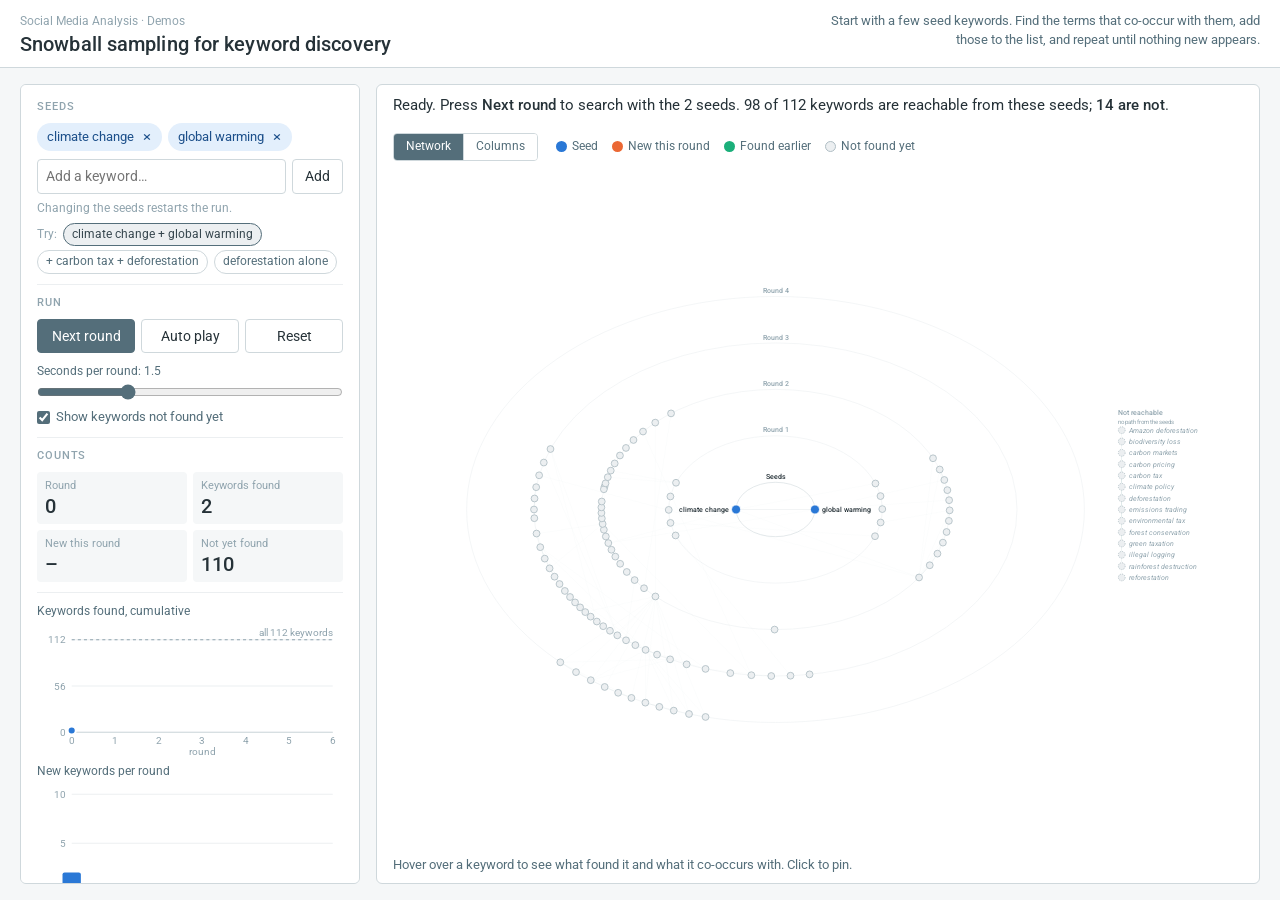
<file: docs/demos/snowball-sampling/index.html>
<!DOCTYPE html>
<html lang="en">
<head>
  <meta charset="utf-8">
  <meta name="viewport" content="width=device-width, initial-scale=1">
  <title>Snowball sampling — Social Media Analysis</title>
  <link rel="preconnect" href="https://fonts.googleapis.com">
  <link href="https://fonts.googleapis.com/css2?family=Roboto:wght@400;500;700&display=swap" rel="stylesheet">
  <link rel="icon" href="../../assets/images/favicon.png">
  <link rel="stylesheet" href="styles.css">
</head>
<body>
  <header class="topbar">
    <div>
      <a class="crumb" href="../">Social Media Analysis · Demos</a>
      <h1>Snowball sampling for keyword discovery</h1>
    </div>
    <p class="topbar-sub">Start with a few seed keywords. Find the terms that co-occur with them, add those to the list, and repeat until nothing new appears.</p>
  </header>

  <main class="app">
    <aside class="panel">
      <section>
        <h2>Seeds</h2>
        <div class="chips" id="seedChips"></div>
        <form id="seedForm" class="seed-form" autocomplete="off">
          <input id="seedInput" list="keywordList" placeholder="Add a keyword…" aria-label="Add a seed keyword">
          <datalist id="keywordList"></datalist>
          <button type="submit" class="btn">Add</button>
        </form>
        <p class="hint" id="seedHint">Changing the seeds restarts the run.</p>
        <div class="presets" aria-label="Preset seed sets">
          <span>Try:</span>
          <button type="button" class="preset" data-seeds="climate change|global warming">climate change + global warming</button>
          <button type="button" class="preset" data-seeds="climate change|global warming|carbon tax|deforestation">+ carbon tax + deforestation</button>
          <button type="button" class="preset" data-seeds="deforestation">deforestation alone</button>
        </div>
      </section>

      <section>
        <h2>Run</h2>
        <div class="btn-row">
          <button id="nextBtn" class="btn btn-primary">Next round</button>
          <button id="playBtn" class="btn">Auto play</button>
          <button id="resetBtn" class="btn">Reset</button>
        </div>
        <label class="slider-label" for="speed">Seconds per round: <span id="speedValue">1.5</span></label>
        <input type="range" id="speed" min="0.5" max="4" step="0.5" value="1.5">
        <label class="check"><input type="checkbox" id="showHidden" checked> Show keywords not found yet</label>
      </section>

      <section>
        <h2>Counts</h2>
        <dl class="stats">
          <div><dt>Round</dt><dd id="statRound">0</dd></div>
          <div><dt>Keywords found</dt><dd id="statTotal">0</dd></div>
          <div><dt>New this round</dt><dd id="statNew">–</dd></div>
          <div><dt>Not yet found</dt><dd id="statLeft">0</dd></div>
        </dl>
      </section>

      <section class="plots">
        <figure class="plot">
          <figcaption>Keywords found, cumulative</figcaption>
          <svg id="plotTotal" role="img" aria-label="Cumulative number of keywords found per round"></svg>
        </figure>
        <figure class="plot">
          <figcaption>New keywords per round</figcaption>
          <svg id="plotNew" role="img" aria-label="Number of new keywords found in each round"></svg>
        </figure>
      </section>

      <section>
        <button id="exportBtn" class="btn btn-block">Download keyword list (CSV)</button>
      </section>

      <section class="note">
        <p>The 112 keywords and their links are made up for teaching; they were not measured from real posts. The search is deterministic: each round looks up the keywords found in the previous round and adds every term that co-occurs with them.</p>
      </section>
    </aside>

    <section class="stage">
      <div class="stage-head">
        <p class="status" id="status"></p>
        <div class="stage-tools">
          <div class="segmented" role="group" aria-label="View">
            <button type="button" id="viewNetwork" class="active">Network</button>
            <button type="button" id="viewColumns">Columns</button>
          </div>
          <ul class="legend" aria-label="Legend">
          <li><span class="swatch seed"></span>Seed</li>
          <li><span class="swatch new"></span>New this round</li>
          <li><span class="swatch found"></span>Found earlier</li>
          <li><span class="swatch hidden"></span>Not found yet</li>
          </ul>
        </div>
      </div>
      <div class="network" id="networkWrap">
        <svg id="network" role="img" aria-label="Keyword network arranged by the round in which each keyword is found"></svg>
      </div>
      <p class="detail" id="detail"></p>
    </section>
  </main>

  <script src="data/keywords.js"></script>
  <script src="script.js"></script>
</body>
</html>
</file>
<file: docs/demos/snowball-sampling/styles.css>
/* Snowball sampling demo — palette follows the materials site (MkDocs Material, blue grey). */
:root {
  --bg: #f5f7f8;
  --surface: #ffffff;
  --line: #cfd8dc;
  --line-soft: #eceff1;
  --ink: #263238;
  --ink-2: #546e7a;
  --ink-3: #90a4ae;
  --primary: #546e7a;
  --primary-dark: #37474f;
  --focus: #2a78d6;
  /* node states — validated categorical slots (blue, orange, aqua) + a recessive grey */
  --seed: #2a78d6;
  --new: #eb6834;
  --found: #1baf7a;
  --hidden-fill: #eceff1;
  --hidden-stroke: #b0bec5;
  --edge: #90a4ae;
  --font: "Roboto", system-ui, -apple-system, "Segoe UI", Helvetica, Arial, sans-serif;
}

* { box-sizing: border-box; }
html, body { height: 100%; }
body {
  margin: 0;
  font-family: var(--font);
  font-size: 14px;
  line-height: 1.45;
  color: var(--ink);
  background: var(--bg);
  display: flex;
  flex-direction: column;
}
h1, h2, p, dl, ul, figure { margin: 0; }
button, input { font: inherit; }

/* ---------- top bar ---------- */
.topbar {
  flex: 0 0 auto;
  display: flex;
  align-items: baseline;
  justify-content: space-between;
  gap: 24px;
  padding: 10px 20px 8px;
  background: var(--surface);
  border-bottom: 1px solid var(--line);
}
.topbar h1 { font-size: 20px; font-weight: 500; letter-spacing: 0.1px; }
.crumb { font-size: 12px; color: var(--ink-3); text-decoration: none; }
.crumb:hover { color: var(--primary); text-decoration: underline; }
.topbar-sub { font-size: 13px; color: var(--ink-2); max-width: 62ch; text-align: right; }

/* ---------- layout ---------- */
.app {
  flex: 1 1 auto;
  min-height: 0;
  display: grid;
  grid-template-columns: 340px minmax(0, 1fr);
  gap: 16px;
  padding: 16px 20px;
}
.panel {
  min-height: 0;
  overflow-y: auto;
  background: var(--surface);
  border: 1px solid var(--line);
  border-radius: 6px;
  padding: 4px 16px 12px;
}
.panel section { padding: 10px 0; border-bottom: 1px solid var(--line-soft); }
.panel section:last-child { border-bottom: 0; }
.panel h2 {
  font-size: 11px; font-weight: 500; letter-spacing: 0.08em; text-transform: uppercase;
  color: var(--ink-3); margin-bottom: 8px;
}
.stage {
  min-height: 0;
  display: flex;
  flex-direction: column;
  background: var(--surface);
  border: 1px solid var(--line);
  border-radius: 6px;
  padding: 10px 16px 8px;
}

/* ---------- seeds ---------- */
.chips { display: flex; flex-wrap: wrap; gap: 6px; margin-bottom: 8px; min-height: 28px; }
.chip {
  display: inline-flex; align-items: center; gap: 4px;
  padding: 3px 6px 3px 10px; border-radius: 14px;
  background: #e3effc; color: #1c4f8a; font-size: 13px;
}
.chip button {
  border: 0; background: transparent; color: inherit; cursor: pointer;
  width: 18px; height: 18px; border-radius: 50%; line-height: 1; padding: 0; font-size: 15px;
}
.chip button:hover { background: rgba(28, 79, 138, 0.15); }
.seed-form { display: flex; gap: 6px; }
.seed-form input {
  flex: 1; min-width: 0; padding: 6px 8px;
  border: 1px solid var(--line); border-radius: 4px; background: var(--surface); color: var(--ink);
}
.seed-form input:focus { outline: 2px solid var(--focus); outline-offset: -1px; }
.hint { font-size: 12px; color: var(--ink-3); margin-top: 6px; min-height: 1.4em; }
.hint.warn { color: #b3421f; }
.presets { display: flex; flex-wrap: wrap; align-items: center; gap: 4px 6px; margin-top: 6px; font-size: 12px; color: var(--ink-3); }
.preset { border: 1px solid var(--line); background: var(--surface); color: var(--ink-2); border-radius: 12px; padding: 2px 8px; font-size: 12px; cursor: pointer; }
.preset:hover { background: var(--line-soft); }
.preset.active { border-color: var(--primary); color: var(--primary-dark); background: var(--line-soft); }

/* ---------- buttons & controls ---------- */
.btn {
  padding: 6px 12px; border-radius: 4px; cursor: pointer;
  border: 1px solid var(--line); background: var(--surface); color: var(--ink);
}
.btn:hover:not(:disabled) { background: var(--line-soft); }
.btn:disabled { opacity: 0.45; cursor: default; }
.btn-primary { background: var(--primary); border-color: var(--primary); color: #fff; }
.btn-primary:hover:not(:disabled) { background: var(--primary-dark); border-color: var(--primary-dark); }
.btn-block { width: 100%; }
.btn-row { display: flex; gap: 6px; margin-bottom: 10px; }
.btn-row .btn { flex: 1; }
.btn.playing { background: #fbe9e0; border-color: #eb6834; color: #8a3410; }
.slider-label { display: block; font-size: 12px; color: var(--ink-2); }
input[type="range"] { width: 100%; margin: 4px 0 8px; accent-color: var(--primary); }
.check { display: flex; align-items: center; gap: 6px; font-size: 13px; color: var(--ink-2); }
.check input { accent-color: var(--primary); margin: 0; }

/* ---------- counts ---------- */
.stats { display: grid; grid-template-columns: 1fr 1fr; gap: 6px; }
.stats div { background: var(--bg); border-radius: 4px; padding: 6px 8px; }
.stats dt { font-size: 11px; color: var(--ink-3); }
.stats dd { margin: 0; font-size: 20px; font-weight: 500; font-variant-numeric: tabular-nums; line-height: 1.2; }

/* ---------- plots ---------- */
.plots { display: grid; gap: 6px; }
.plot figcaption { font-size: 12px; color: var(--ink-2); margin-bottom: 2px; }
.plot svg { display: block; width: 100%; height: auto; }
.plot .axis { stroke: var(--line); stroke-width: 1; }
.plot .grid { stroke: var(--line-soft); stroke-width: 1; }
.plot .tick { font-size: 10px; fill: var(--ink-3); }
.plot .cap { stroke: var(--ink-3); stroke-width: 1; stroke-dasharray: 3 3; }
.plot .cap-label { font-size: 10px; fill: var(--ink-3); }
.plot .line { fill: none; stroke: var(--seed); stroke-width: 2; stroke-linejoin: round; }
.plot .dot { fill: var(--seed); stroke: var(--surface); stroke-width: 2; }
.plot .bar { fill: var(--new); }
.plot .bar.past { fill: var(--found); }
.plot .bar.seed { fill: var(--seed); }

/* ---------- note ---------- */
.note p { font-size: 12px; color: var(--ink-2); }

/* ---------- stage ---------- */
.stage-head { display: flex; justify-content: space-between; align-items: center; gap: 16px; flex-wrap: wrap; }
.status { font-size: 15px; }
.status b { font-weight: 500; }
.status.done { color: #8a3410; }
.stage-tools { display: flex; align-items: center; gap: 18px; }
.segmented { display: inline-flex; border: 1px solid var(--line); border-radius: 4px; overflow: hidden; }
.segmented button { border: 0; background: var(--surface); color: var(--ink-2); padding: 4px 12px; font-size: 12px; cursor: pointer; }
.segmented button + button { border-left: 1px solid var(--line); }
.segmented button:hover { background: var(--line-soft); }
.segmented button.active { background: var(--primary); color: #fff; }
.legend { list-style: none; padding: 0; display: flex; gap: 14px; font-size: 12px; color: var(--ink-2); }
.legend li { display: flex; align-items: center; gap: 5px; }
.swatch { width: 11px; height: 11px; border-radius: 50%; display: inline-block; border: 1px solid transparent; }
.swatch.seed { background: var(--seed); }
.swatch.new { background: var(--new); }
.swatch.found { background: var(--found); }
.swatch.hidden { background: var(--hidden-fill); border-color: var(--hidden-stroke); }

.network { flex: 1 1 auto; min-height: 0; margin-top: 6px; }
.network svg { display: block; width: 100%; height: 100%; }
.detail { font-size: 13px; color: var(--ink-2); min-height: 1.5em; margin-top: 4px; }
.detail b { color: var(--ink); font-weight: 500; }

/* ---------- network marks ---------- */
.col-head { font-size: 13px; font-weight: 500; fill: var(--ink-3); }
.col-head.active { fill: var(--ink); }
.col-sub { font-size: 11px; fill: var(--ink-3); }
.edge { fill: none; stroke: var(--edge); stroke-width: 1.2; stroke-opacity: 0.3; transition: stroke-opacity 0.3s, stroke 0.3s; }
.edge.fresh { stroke: var(--new); stroke-opacity: 0.55; }
.node { cursor: pointer; }
.node circle {
  stroke: var(--surface); stroke-width: 1.5;
  transition: fill 0.4s, stroke 0.4s, r 0.3s;
}
.node text { font-size: 13px; fill: var(--ink); pointer-events: none; paint-order: stroke; stroke: var(--surface); stroke-width: 3px; stroke-linejoin: round; }
.node.nolabel text { display: none; }
.node.nolabel.lit text { display: block; }
svg[data-view="network"] .node.hidden text { display: none; }
svg[data-view="network"] .node.hidden.lit text { display: block; }
svg[data-view="network"] .col-head { paint-order: stroke; stroke: var(--surface); stroke-width: 4px; }
.ring { fill: none; stroke: var(--line-soft); stroke-width: 1; }
.ring.active { stroke: var(--line); }
.co { fill: none; stroke: var(--edge); stroke-width: 1; stroke-opacity: 0.05; }
.co.on { stroke-opacity: 0.22; }
.node.seed circle { fill: var(--seed); r: 8; }
.node.seed text { font-weight: 500; }
.node.new circle { fill: var(--new); }
.node.found circle { fill: var(--found); }
.node.hidden circle { fill: var(--hidden-fill); stroke: var(--hidden-stroke); }
.node.hidden text { fill: var(--ink-3); }
.node.unreachable circle { fill: var(--hidden-fill); stroke: var(--hidden-stroke); stroke-dasharray: 2 2; }
.node.unreachable text { fill: var(--ink-3); font-style: italic; }
svg.hide-hidden .node.hidden, svg.hide-hidden .node.unreachable, svg.hide-hidden .col-unreachable { display: none; }

/* highlight state: dim everything, then lift the focus set */
svg.focused .node { opacity: 0.25; }
svg.focused .edge { stroke-opacity: 0.06; }
svg.focused .co { stroke-opacity: 0.02; }
svg.focused .co.lit { stroke: var(--ink); stroke-opacity: 0.7; stroke-width: 1.5; }
svg.focused .node.lit { opacity: 1; }
svg.focused .node.lit circle { stroke: var(--ink); }
svg.focused .edge.lit { stroke: var(--ink); stroke-opacity: 0.9; stroke-width: 1.8; }

/* ---------- small screens ---------- */
@media (max-width: 900px) {
  body { height: auto; }
  .app { grid-template-columns: 1fr; }
  .panel { overflow: visible; }
  .network { height: 70vh; }
  .topbar { flex-direction: column; align-items: flex-start; gap: 4px; }
  .topbar-sub { text-align: left; }
}
</file>
